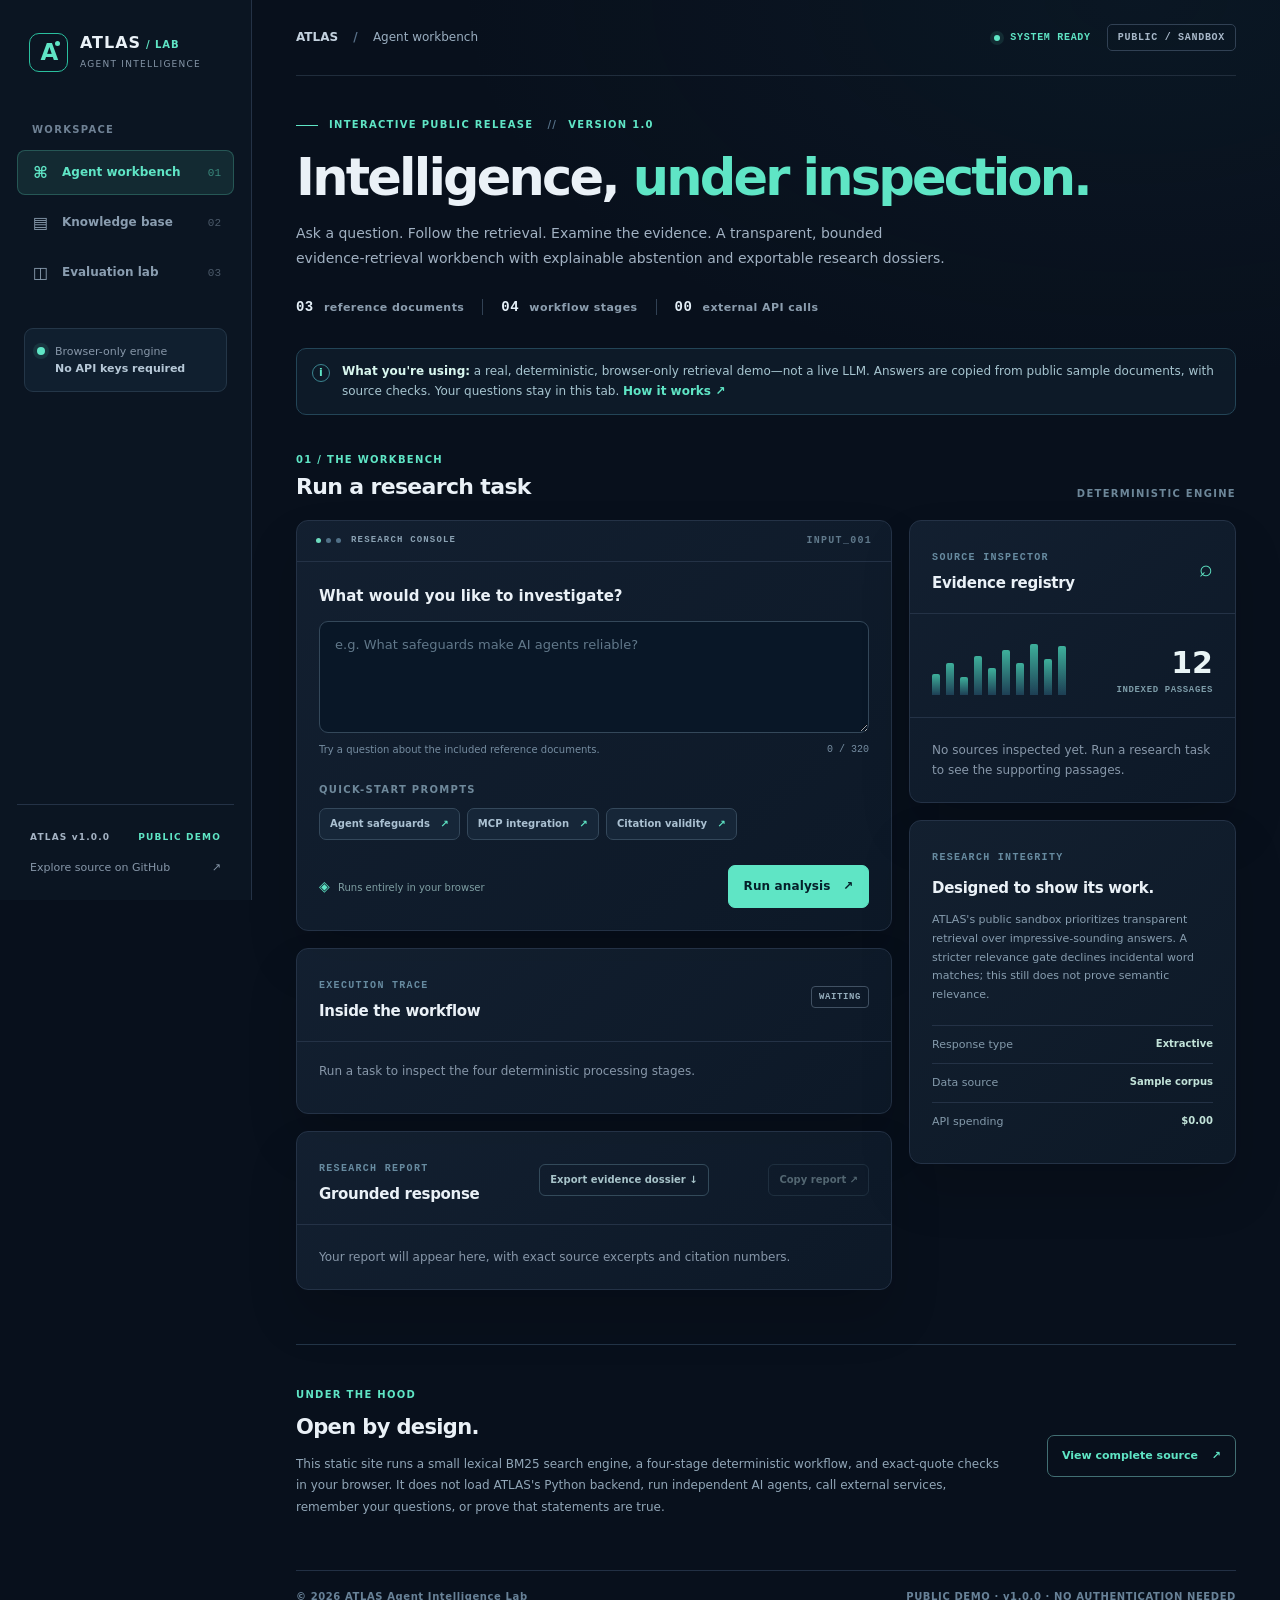
<file: docs/index.html>
<!doctype html>
<html lang="en">
<head>
  <meta charset="utf-8">
  <meta name="viewport" content="width=device-width, initial-scale=1">
  <meta name="theme-color" content="#07101b">
  <meta name="description" content="Try the ATLAS Agent Intelligence Lab public demo: inspect document retrieval, evidence audit, and research workflow directly in your browser.">
  <meta name="referrer" content="no-referrer">
  <title>ATLAS — Public Research Demo</title>
  <link rel="icon" href="./demo/favicon.svg" type="image/svg+xml">
  <link rel="stylesheet" href="./demo/styles.css">
  <script defer src="./demo/corpus.js"></script>
  <script defer src="./demo/engine.js"></script>
  <script defer src="./demo/app.js"></script>
</head>
<body>
  <a href="#main" class="skip-link">Skip to content</a>
  <div class="shell">
    <aside class="sidebar" aria-label="Site navigation">
      <div class="brand"><span class="brand-mark" aria-hidden="true">A<span class="brand-dot"></span></span><div><div class="brand-name">ATLAS<span class="brand-sup">/ LAB</span></div><div class="brand-sub">AGENT INTELLIGENCE</div></div></div>
      <div class="nav-caption">WORKSPACE</div>
      <nav class="nav" aria-label="Demo sections">
        <button class="nav-link active" type="button" data-tab="workbench" aria-current="page"><span class="nav-icon">⌘</span> Agent workbench <span class="nav-key">01</span></button>
        <button class="nav-link" type="button" data-tab="knowledge"><span class="nav-icon">▤</span> Knowledge base <span class="nav-key">02</span></button>
        <button class="nav-link" type="button" data-tab="evaluation"><span class="nav-icon">◫</span> Evaluation lab <span class="nav-key">03</span></button>
      </nav>
      <div class="sidebar-info"><div class="info-pulse"></div><span>Browser-only engine<br><strong>No API keys required</strong></span></div>
      <div class="sidebar-bottom"><div class="version">ATLAS v1.0.0 <span>PUBLIC DEMO</span></div><a href="https://github.com/chesswiz263-hub/atlas-agent-lab" target="_blank" rel="noopener noreferrer" class="external-link">Explore source on GitHub <span aria-hidden="true">↗</span></a></div>
    </aside>
    <main id="main" class="main">
      <header class="topbar"><div class="breadcrumb">ATLAS <span>/</span> <span id="breadcrumb-tab">Agent workbench</span></div><div class="top-right"><span class="online"><span class="online-dot"></span> SYSTEM READY</span><span class="session-tag">PUBLIC / SANDBOX</span></div></header>
      <section class="hero">
        <div class="eyebrow"><span class="eyebrow-line"></span> INTERACTIVE PUBLIC RELEASE <span class="separator">//</span> VERSION 1.0</div>
        <h1>Intelligence, <span>under inspection.</span></h1>
        <p>Ask a question. Follow the retrieval. Examine the evidence. A transparent, bounded evidence-retrieval workbench with explainable abstention and exportable research dossiers.</p>
        <div class="hero-metrics" aria-label="Demo facts"><span><strong>03</strong> reference documents</span><i aria-hidden="true"></i><span><strong>04</strong> workflow stages</span><i aria-hidden="true"></i><span><strong>00</strong> external API calls</span></div>
      </section>
      <div class="truth-banner" role="note"><span class="truth-icon">i</span><div><strong>What you're using:</strong> a real, deterministic, browser-only retrieval demo—not a live LLM. Answers are copied from public sample documents, with source checks. Your questions stay in this tab. <a href="#about-demo" id="learn-link">How it works ↗</a></div></div>

      <section id="view-workbench" class="view" aria-labelledby="workbench-title">
        <div class="section-head"><div><div class="section-kicker">01 / THE WORKBENCH</div><h2 id="workbench-title">Run a research task</h2></div><span class="section-label">DETERMINISTIC ENGINE</span></div>
        <div class="work-grid">
          <div class="left-stack">
            <div class="panel prompt-panel"><div class="panel-top"><span class="dot-cluster"><i></i><i></i><i></i></span><span>RESEARCH CONSOLE</span><span class="panel-id">INPUT_001</span></div><form id="prompt-form"><label for="question">What would you like to investigate?</label><textarea id="question" maxlength="320" rows="3" spellcheck="true" placeholder="e.g. What safeguards make AI agents reliable?"></textarea><div class="prompt-meta"><span>Try a question about the included reference documents.</span><span id="char-count">0 / 320</span></div><div class="examples-title">QUICK-START PROMPTS</div><div class="prompt-chips"><button type="button" class="chip" data-question="What safeguards make tool-using agents reliable?">Agent safeguards <span>↗</span></button><button type="button" class="chip" data-question="How does MCP expose tools to AI applications?">MCP integration <span>↗</span></button><button type="button" class="chip" data-question="Why does a citation not prove an answer is correct?">Citation validity <span>↗</span></button></div><div class="prompt-actions"><div class="secure-note"><span>◈</span> Runs entirely in your browser</div><button id="run-button" type="submit" class="primary-btn">Run analysis <span aria-hidden="true">↗</span></button></div><p class="form-error" id="form-error" aria-live="polite"></p></form></div>
            <div class="panel trace-panel"><div class="panel-title-row"><div><span class="eyelabel">EXECUTION TRACE</span><h3>Inside the workflow</h3></div><span class="outline-badge" id="trace-state">WAITING</span></div><ol class="trace-list" id="trace-list" aria-live="polite"><li class="empty-trace">Run a task to inspect the four deterministic processing stages.</li></ol></div>
            <div class="panel report-panel" id="report-panel"><div class="panel-title-row"><div><span class="eyelabel">RESEARCH REPORT</span><h3>Grounded response</h3></div><button id="export-dossier" class="subtle-btn" type="button">Export evidence dossier ↓</button><button id="copy-report" class="subtle-btn" type="button" disabled>Copy report ↗</button></div><div id="report-body" class="report-empty">Your report will appear here, with exact source excerpts and citation numbers.</div><div id="report-foot" class="report-foot"></div></div>
          </div>
          <aside class="right-stack" aria-label="Evidence inspector"><div class="panel inspector-panel"><div class="panel-title-row"><div><span class="eyelabel">SOURCE INSPECTOR</span><h3>Evidence registry</h3></div><span class="inspector-icon">⌕</span></div><div class="inspector-top"><span class="mini-graph" aria-hidden="true"><i style="height:21px"></i><i style="height:32px"></i><i style="height:18px"></i><i style="height:39px"></i><i style="height:27px"></i><i style="height:45px"></i><i style="height:32px"></i><i style="height:51px"></i><i style="height:36px"></i><i style="height:49px"></i></span><div><strong>12</strong><span>INDEXED PASSAGES</span></div></div><div id="evidence-list" class="evidence-list"><div class="evidence-empty">No sources inspected yet. Run a research task to see the supporting passages.</div></div></div><div class="panel limitations"><span class="eyelabel">RESEARCH INTEGRITY</span><h3>Designed to show its work.</h3><p>ATLAS's public sandbox prioritizes transparent retrieval over impressive-sounding answers. A stricter relevance gate declines incidental word matches; this still does not prove semantic relevance.</p><div class="limit-line"><span>Response type</span><strong>Extractive</strong></div><div class="limit-line"><span>Data source</span><strong>Sample corpus</strong></div><div class="limit-line"><span>API spending</span><strong>$0.00</strong></div></div></aside>
        </div>
      </section>

      <section id="view-knowledge" class="view hidden" aria-labelledby="knowledge-title">
        <div class="section-head"><div><div class="section-kicker">02 / KNOWLEDGE BASE</div><h2 id="knowledge-title">Explore the source material</h2></div><span class="section-label">3 PUBLIC DOCUMENTS</span></div>
        <div class="panel content-panel"><p>These are the exact example guides shipped with ATLAS. The public demo indexes their 12 text passages in memory and never reads private documents. Expand any document to inspect its full contents.</p><div id="knowledge-list" class="knowledge-list"></div></div>
      </section>

      <section id="view-evaluation" class="view hidden" aria-labelledby="evaluation-title">
        <div class="section-head"><div><div class="section-kicker">03 / EVALUATION LAB</div><h2 id="evaluation-title">Measure what the demo does</h2></div><span class="section-label">SMALL DEMO BENCHMARK</span></div>
        <div class="panel content-panel eval-panel"><div class="eval-lead"><div><span class="eyelabel">SIX HAND-AUTHORED QUESTIONS</span><h3>Retrieval smoke test</h3><p>Checks whether the expected source appears in the top three results, and whether exact source snippets can be cited. These metrics do not measure truth or general intelligence.</p></div><button type="button" id="run-eval" class="primary-btn">Run evaluation ↗</button></div><div id="eval-output" class="eval-output"><p class="placeholder-eval">Run the benchmark to see per-question results and measurements.</p></div></div>
      </section>

      <section class="about" id="about-demo"><div><span class="section-kicker">UNDER THE HOOD</span><h2>Open by design.</h2><p>This static site runs a small lexical BM25 search engine, a four-stage deterministic workflow, and exact-quote checks in your browser. It does not load ATLAS's Python backend, run independent AI agents, call external services, remember your questions, or prove that statements are true.</p></div><a href="https://github.com/chesswiz263-hub/atlas-agent-lab" target="_blank" rel="noopener noreferrer" class="repo-btn">View complete source <span>↗</span></a></section>
      <footer class="footer"><span>© 2026 ATLAS Agent Intelligence Lab</span><span>PUBLIC DEMO · v1.0.0 · NO AUTHENTICATION NEEDED</span></footer>
    </main>
  </div>
</body>
</html>
</file>
<file: docs/demo/styles.css>
:root{color-scheme:dark;--bg:#08101c;--surface:#101b2a;--surface2:#122133;--border:#243246;--muted:#8797a9;--text:#eaf1f7;--mint:#5fe5c5;--mint2:#2abf9e;--blue:#84b7ff;--soft:#c4d2df;--warn:#eab76a;--shadow:0 28px 50px rgba(0,0,0,.16)}
*{box-sizing:border-box}html{scroll-behavior:smooth}body{margin:0;background:var(--bg);color:var(--text);font:15px/1.6 Inter,ui-sans-serif,system-ui,-apple-system,BlinkMacSystemFont,"Segoe UI",sans-serif;-webkit-font-smoothing:antialiased}button,textarea{font:inherit}button{cursor:pointer}a{color:inherit}button:focus-visible,a:focus-visible,textarea:focus-visible,summary:focus-visible{outline:3px solid var(--mint);outline-offset:3px}.skip-link{position:absolute;z-index:100;top:-60px;left:15px;padding:12px;background:#fff;color:#000}.skip-link:focus{top:15px}.shell{display:grid;grid-template-columns:252px minmax(0,1fr);min-height:100vh}.sidebar{border-right:1px solid var(--border);background:#0b1522;display:flex;flex-direction:column;padding:29px 17px 23px;min-height:100vh;position:sticky;top:0;max-height:100vh}.brand{display:flex;align-items:center;gap:12px;padding:4px 12px 50px}.brand-mark{width:39px;height:39px;border:1px solid var(--mint2);border-radius:10px;display:flex;align-items:center;justify-content:center;font-size:23px;font-weight:850;color:var(--mint);position:relative;letter-spacing:-2px}.brand-dot{width:5px;height:5px;background:var(--mint);position:absolute;right:7px;top:7px;border-radius:50%}.brand-name{font-weight:850;letter-spacing:.06em;font-size:16px;line-height:1.1}.brand-sup{color:var(--mint);font-size:10px;margin-left:5px}.brand-sub{font-size:9px;color:var(--muted);letter-spacing:.14em;margin-top:5px}.nav-caption,.section-kicker,.eyelabel,.examples-title,.eyebrow,.section-label,.panel-top,.version,.panel-id{font-size:10px;font-weight:800;letter-spacing:.13em}.nav-caption{color:#6f8194;padding:0 15px 12px}.nav{display:flex;flex-direction:column;gap:5px}.nav-link{width:100%;border:1px solid transparent;border-radius:8px;background:transparent;color:#8a9db0;text-align:left;padding:12px 12px;display:flex;align-items:center;gap:11px;font-size:12px;font-weight:700;white-space:nowrap}.nav-link:hover{color:#e5f6f1;background:#122438}.nav-link.active{background:rgba(95,229,197,.1);border-color:rgba(95,229,197,.24);color:var(--mint)}.nav-icon{font-size:16px;width:21px;text-align:center;line-height:1}.nav-key{margin-left:auto;opacity:.5;font:11px ui-monospace,monospace}.sidebar-info{margin:32px 7px 0;padding:14px 12px;background:#101f2f;border:1px solid #243648;border-radius:9px;display:flex;gap:10px;color:var(--muted);font-size:11px;line-height:1.55}.sidebar-info strong{color:#b7c9d8;font-weight:600}.info-pulse,.online-dot{height:8px;width:8px;background:var(--mint);border-radius:50%;flex:none;box-shadow:0 0 0 4px rgba(95,229,197,.1);margin-top:4px}.sidebar-bottom{margin-top:auto;padding:25px 13px 0;border-top:1px solid var(--border)}.version{color:#a5b3c4;display:flex;justify-content:space-between;gap:8px;font-size:9px}.version span{color:var(--mint);font-size:9px}.external-link{display:flex;justify-content:space-between;font-size:11px;color:var(--muted);text-decoration:none;margin-top:15px}.external-link:hover{color:var(--mint)}.main{padding:0 44px;min-width:0;background:radial-gradient(ellipse 800px 450px at 86% 0,rgba(30,83,103,.10),transparent 85%),var(--bg)}.topbar{min-height:76px;border-bottom:1px solid #202d3c;display:flex;justify-content:space-between;align-items:center;gap:10px}.breadcrumb{font-size:12px;font-weight:700;color:var(--soft)}.breadcrumb>span:first-child{padding:0 11px;color:#587088}.breadcrumb>span:last-child{font-weight:500;color:#9aaec0}.top-right{display:flex;align-items:center;gap:16px}.online,.session-tag{font:700 10px ui-monospace,monospace;letter-spacing:.07em}.online{color:var(--mint);display:flex;align-items:center;gap:10px}.online-dot{height:6px;width:6px;margin:0}.session-tag{border:1px solid #314154;color:#a8b8c9;padding:7px 10px;border-radius:5px}.hero{padding:41px 0 30px}.eyebrow{color:var(--mint);display:flex;align-items:center;gap:11px}.eyebrow-line{height:1px;width:22px;background:var(--mint)}.separator{color:#567289;margin-left:3px}.hero h1{font-size:clamp(30px,4vw,51px);letter-spacing:-.055em;line-height:1.1;margin:17px 0 15px;font-weight:790}.hero h1 span{color:var(--mint)}.hero p{max-width:650px;color:#a1b1c2;margin:0;font-size:14px;line-height:1.75}.hero-metrics{display:flex;align-items:center;gap:18px;margin-top:26px;flex-wrap:wrap;color:#8c9eaf;font-size:11px;font-weight:600;letter-spacing:.04em}.hero-metrics strong{color:#e5f0f8;font-size:14px;margin-right:6px;font-family:ui-monospace,monospace}.hero-metrics i{height:16px;width:1px;background:#314154}.truth-banner{background:rgba(50,102,120,.12);border:1px solid #234557;display:flex;gap:12px;align-items:flex-start;border-radius:10px;padding:13px 15px;font-size:12px;color:#a7c5d0;line-height:1.6;margin-bottom:37px}.truth-banner strong{color:#d9f7ef}.truth-banner a{color:var(--mint);font-weight:700;text-decoration:none}.truth-icon{border:1px solid #3b8590;width:18px;height:18px;line-height:16px;border-radius:50%;text-align:center;color:var(--mint);font-size:11px;font-weight:800;flex:none;margin-top:2px}.section-head{display:flex;align-items:flex-end;justify-content:space-between;gap:10px;margin-bottom:18px}.section-kicker{color:var(--mint);margin-bottom:4px}.section-head h2,.about h2{font-size:22px;line-height:1.35;letter-spacing:-.03em;margin:0}.section-label{color:#6d8799}.work-grid{display:grid;grid-template-columns:minmax(0,1.55fr) minmax(270px,.85fr);gap:17px}.left-stack,.right-stack{display:flex;flex-direction:column;gap:17px;min-width:0}.panel{background:linear-gradient(140deg,rgba(19,32,48,.98),rgba(13,25,39,.98));border:1px solid var(--border);border-radius:12px;box-shadow:var(--shadow);overflow:hidden}.panel-top{height:41px;border-bottom:1px solid var(--border);display:flex;align-items:center;gap:10px;padding:0 19px;color:#8ba2b3;font-family:ui-monospace,monospace;font-size:9px}.dot-cluster{display:flex;gap:5px}.dot-cluster i{height:5px;width:5px;border-radius:50%;background:#517087}.dot-cluster i:first-child{background:#6edcbf}.panel-id{margin-left:auto;color:#60798b}.prompt-panel form{padding:22px}.prompt-panel label{display:block;font-size:15px;font-weight:750;margin-bottom:13px}.prompt-panel textarea{display:block;resize:vertical;min-height:112px;max-height:270px;width:100%;border:1px solid #34485a;background:#091727;border-radius:9px;padding:13px 15px;color:#edf8ff;font-size:13px;line-height:1.55;transition:border-color .15s}.prompt-panel textarea:focus{outline:none;border-color:var(--mint)}.prompt-panel textarea::placeholder{color:#61788a}.prompt-meta{display:flex;justify-content:space-between;gap:12px;font-size:10px;color:#758ca0;margin-top:9px}.prompt-meta span:last-child{font-family:ui-monospace,monospace;white-space:nowrap}.examples-title{color:#6f899b;margin-top:24px;margin-bottom:10px}.prompt-chips{display:flex;gap:7px;flex-wrap:wrap}.chip{border:1px solid #34485b;border-radius:7px;background:#162638;color:#abc1d2;padding:7px 10px;font-size:10px;font-weight:700}.chip:hover{background:#20374a;border-color:#52ae9e;color:#e5fff6}.chip span{color:var(--mint);padding-left:7px}.prompt-actions{display:flex;justify-content:space-between;align-items:center;gap:12px;margin-top:25px}.secure-note{font-size:10px;color:#7f9fa3}.secure-note span{color:var(--mint);font-size:14px;margin-right:5px}.primary-btn{border:1px solid var(--mint);border-radius:7px;background:var(--mint);color:#05202a;padding:11px 15px;font-size:12px;font-weight:850;letter-spacing:.01em;white-space:nowrap;transition:background .15s,transform .15s}.primary-btn:hover{background:#9af5db;transform:translateY(-1px)}.primary-btn span{padding-left:8px}.form-error{font-size:12px;color:#ffb6b1;margin:9px 0 0;min-height:0}.form-error:empty{display:none}.panel-title-row{display:flex;align-items:center;justify-content:space-between;padding:22px 22px 18px;gap:12px;border-bottom:1px solid var(--border)}.eyelabel{color:#678ba0;font-family:ui-monospace,monospace}.panel-title-row h3,.limitations h3,.eval-lead h3{font-size:15px;margin:4px 0 0;letter-spacing:-.02em}.outline-badge{border:1px solid #415163;border-radius:4px;color:#95adbc;font:700 9px ui-monospace,monospace;letter-spacing:.07em;padding:5px 7px}.outline-badge.done{border-color:#2d8b79;color:var(--mint);background:rgba(95,229,197,.06)}.trace-list{list-style:none;margin:0;padding:13px 22px 18px;counter-reset:step}.trace-list li{position:relative;padding:9px 0 9px 37px;border-left:1px solid #315064;margin-left:10px}.trace-list li:not(.empty-trace)::before{counter-increment:step;content:counter(step);position:absolute;left:-11px;top:11px;background:#102a32;border:1px solid #3b9c89;color:var(--mint);border-radius:50%;width:21px;height:21px;text-align:center;line-height:19px;font:700 10px ui-monospace,monospace}.trace-list .empty-trace{border:none;margin:0;padding:7px 0 14px;color:var(--muted);font-size:12px}.trace-label{font-size:12px;font-weight:750;color:#daebef}.trace-detail{font-size:11px;color:#889db0;margin-top:2px;line-height:1.55}.subtle-btn{border:1px solid #334a5a;background:transparent;border-radius:6px;padding:7px 10px;color:#a7c3c9;font-size:10px;font-weight:700}.subtle-btn:not(:disabled):hover{border-color:var(--mint);color:var(--mint)}.subtle-btn:disabled{opacity:.45;cursor:not-allowed}.report-empty,.evidence-empty{font-size:12px;color:var(--muted);padding:22px;line-height:1.7}.report-text{padding:18px 22px 6px}.report-status{display:flex;align-items:center;gap:8px;color:var(--mint);font-weight:750;font-size:11px;margin-bottom:13px}.report-status.warn{color:var(--warn)}.report-entry{font-size:13px;color:#c9d8e4;line-height:1.7;margin:0 0 14px}.citation-tag{color:var(--mint);font:700 11px ui-monospace,monospace;padding-left:4px}.report-foot{color:#7694a5;border-top:1px solid var(--border);padding:10px 22px;font-size:10px}.report-foot:empty{display:none}.inspector-icon{color:var(--mint);font-size:23px}.inspector-top{display:flex;align-items:end;justify-content:space-between;padding:22px;border-bottom:1px solid var(--border);gap:14px}.mini-graph{height:59px;display:flex;gap:6px;align-items:flex-end}.mini-graph i{width:8px;border-radius:2px 2px 0 0;background:linear-gradient(180deg,#4de1c0,#224a62);opacity:.75}.inspector-top>div{display:flex;flex-direction:column;align-items:flex-end}.inspector-top strong{font-size:30px;line-height:1;font-weight:800;color:#e9f4f5}.inspector-top div span{font:700 9px ui-monospace,monospace;color:#7d9ca8;letter-spacing:.07em;margin-top:7px}.evidence-card{padding:17px 19px;border-bottom:1px solid var(--border)}.evidence-card:last-child{border-bottom:0}.evidence-title{display:flex;align-items:center;justify-content:space-between;gap:8px;font-size:11px;font-weight:800}.evidence-title span{color:var(--mint);font-family:ui-monospace,monospace}.evidence-card p{font-size:11px;line-height:1.65;color:#98acbc;margin:9px 0}.evidence-card a{font-size:10px;color:var(--mint);text-decoration:none}.evidence-card a:hover{text-decoration:underline}.limitations{padding:22px}.limitations h3{margin-top:9px}.limitations p{color:#879daf;font-size:11px;line-height:1.7;margin:11px 0 20px}.limit-line{display:flex;justify-content:space-between;border-top:1px solid var(--border);padding:10px 0;font-size:11px}.limit-line span{color:#849aab}.limit-line strong{color:#c2e3d9;font-size:10px}.view.hidden{display:none}.content-panel{padding:24px}.content-panel>p{font-size:13px;color:#95aabd;margin-top:0;max-width:730px}.knowledge-list{display:grid;gap:13px}.doc-card{border:1px solid #2a4351;background:#0d1b2b;border-radius:8px;padding:14px 16px}.doc-card summary{cursor:pointer;display:flex;gap:15px;align-items:center;list-style:none}.doc-card summary::-webkit-details-marker{display:none}.doc-index{border:1px solid #3a8f86;background:#102d31;border-radius:7px;padding:9px 11px;color:var(--mint);font:800 12px ui-monospace,monospace}.doc-name{font-size:13px;font-weight:750}.doc-sub{font-size:10px;color:#7490a4}.doc-expand{margin-left:auto;color:#8cb5ad;font-size:20px}.doc-card[open] .doc-expand{transform:rotate(45deg)}.doc-body{margin-top:16px;border-top:1px solid #2a4351;padding-top:8px}.doc-body p{font-size:12px;color:#9eb3c3;line-height:1.8}.doc-body a{font-size:11px;color:var(--mint);text-decoration:none}.eval-lead{display:flex;justify-content:space-between;align-items:center;gap:15px}.eval-lead h3{font-size:20px}.eval-lead p{font-size:12px;color:#92aabd;max-width:580px}.eval-output{margin-top:20px}.placeholder-eval{border-top:1px solid var(--border);padding-top:22px;color:var(--muted);font-size:12px}.eval-stats{display:grid;grid-template-columns:repeat(2,minmax(0,1fr));gap:12px}.eval-stat{border:1px solid #2a4651;border-radius:8px;padding:15px;background:#101f2c}.eval-stat strong{font-size:27px;color:var(--mint);display:block}.eval-stat span{font-size:10px;color:#8faaba;letter-spacing:.07em}.eval-table{width:100%;border-collapse:collapse;margin-top:20px;font-size:11px}.eval-table th,.eval-table td{text-align:left;padding:11px 8px;border-bottom:1px solid var(--border);vertical-align:top}.eval-table th{color:#88a7ba;font-size:10px}.pass{color:var(--mint);font-weight:750}.fail{color:var(--warn);font-weight:750}.eval-disclaimer{font-size:11px;color:#91a8b8;border:1px solid #2d4858;padding:11px;border-radius:7px;margin-top:18px}.about{border-top:1px solid #233548;display:flex;align-items:center;justify-content:space-between;gap:30px;margin-top:54px;padding:36px 0 40px}.about h2{font-size:21px;margin-top:8px}.about p{color:#91a6b7;font-size:12px;max-width:710px;line-height:1.8}.repo-btn{white-space:nowrap;text-decoration:none;border:1px solid #426f73;border-radius:7px;padding:11px 14px;color:var(--mint);font-size:11px;font-weight:750}.repo-btn span{margin-left:10px}.repo-btn:hover{background:#123537}.footer{border-top:1px solid #223044;padding:18px 0 25px;display:flex;justify-content:space-between;gap:12px;color:#688298;font-size:10px;font-weight:700;letter-spacing:.06em}
@media(max-width:1120px){.main{padding:0 24px}.shell{grid-template-columns:224px minmax(0,1fr)}.work-grid{grid-template-columns:minmax(0,1fr)}.right-stack{display:grid;grid-template-columns:1fr 1fr;align-items:start}.evidence-list{max-height:350px;overflow:auto}}
@media(max-width:790px){.shell{display:block}.sidebar{position:static;min-height:auto;max-height:none;border-right:0;border-bottom:1px solid var(--border);padding:15px}.brand{padding:0 4px 14px}.nav-caption,.sidebar-info,.sidebar-bottom{display:none}.nav{flex-direction:row;overflow:auto}.nav-link{padding:9px;justify-content:center;flex:1;min-width:max-content;font-size:10px}.nav-key{display:none}.main{padding:0 17px}.topbar{min-height:54px}.hero{padding:31px 0 25px}.hero h1{font-size:clamp(29px,7vw,40px)}.work-grid,.right-stack{display:grid;grid-template-columns:1fr}.session-tag{display:none}.section-label{display:none}.about{align-items:flex-start;flex-direction:column}.footer{flex-direction:column}.eval-lead{align-items:flex-start;flex-direction:column}}
@media(max-width:440px){.top-right .online{font-size:9px}.hero-metrics{gap:9px}.hero-metrics span{font-size:10px}.hero-metrics strong{font-size:11px}.prompt-actions{align-items:stretch;flex-direction:column}.secure-note{order:2}.prompt-chips{flex-direction:column}.chip{text-align:left}.panel-title-row{padding:17px}.prompt-panel form{padding:16px}.eval-stats{grid-template-columns:1fr}.eval-table{font-size:10px}}
@media(prefers-reduced-motion:reduce){html{scroll-behavior:auto}*,*:before,*:after{transition:none!important;animation:none!important}}
</file>
